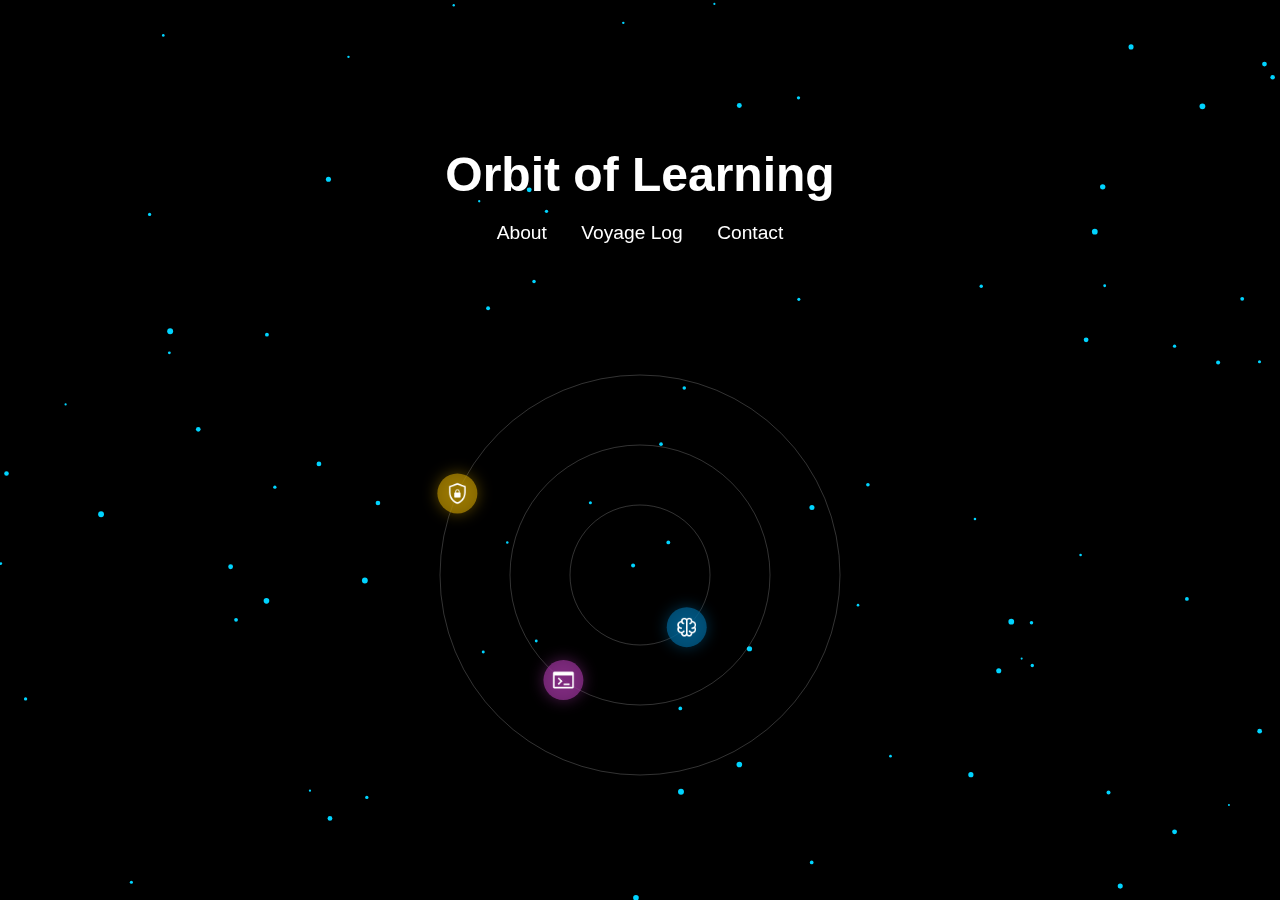
<file: index.html>
<!DOCTYPE html>
<html lang="ko">
<head>
  <meta charset="UTF-8">
  <title>Space Learner</title>
  <link rel="stylesheet" href="./css/landing.css">
</head>
<body>
  <canvas id="bg"></canvas>

  <div class="center-menu">
    <h1>Orbit of Learning</h1>
    <nav>
      <a href="/page/about.html">About</a>
      <a href="/page/voyage.html">Voyage Log</a>
      <a href="/page/crew.html">Contact</a>
    </nav>
  </div>

  <canvas id="orbitCanvas"></canvas>

  <script src="./js/landing.js"></script>
</body>
</html>
</file>
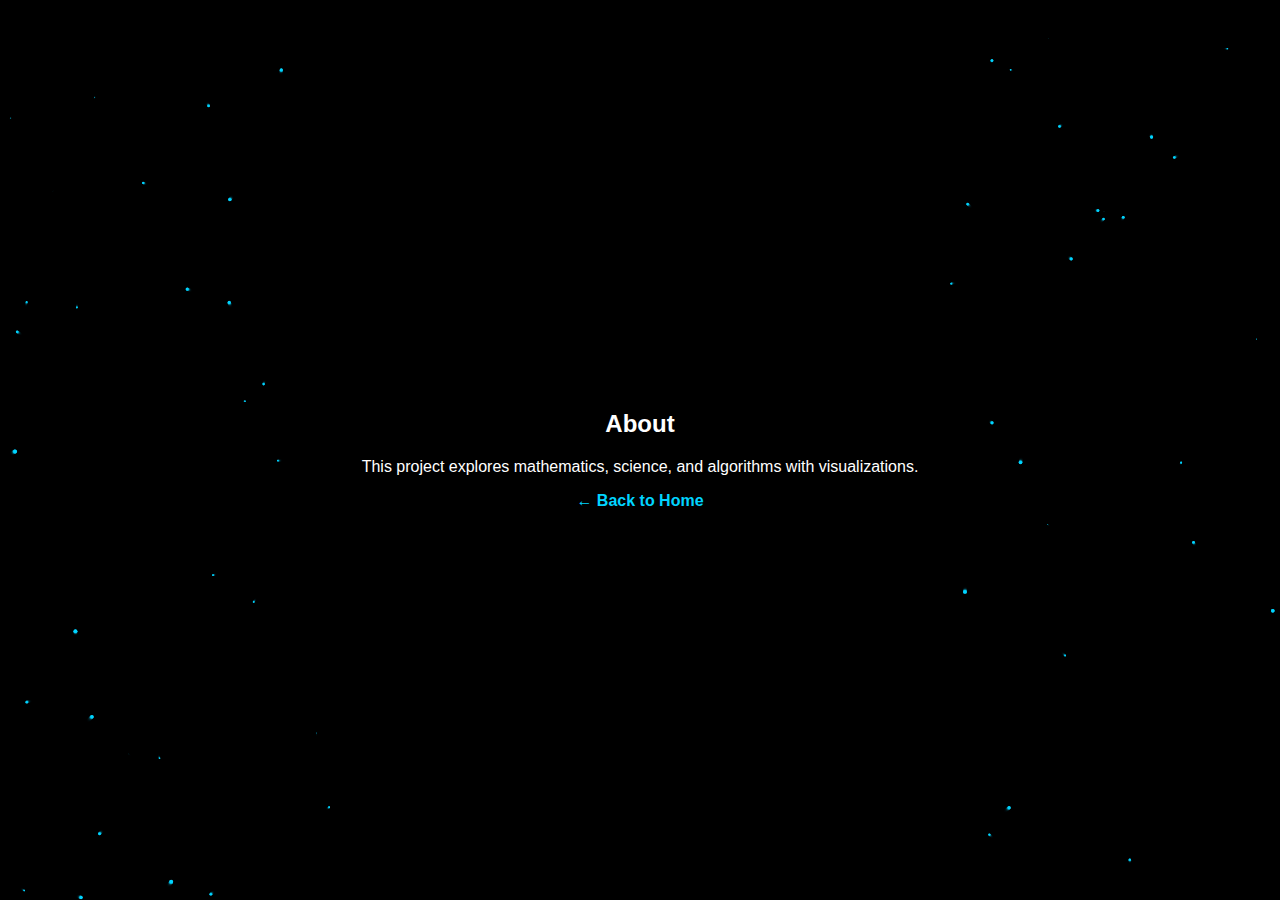
<file: about.html>
<!DOCTYPE html>
<html lang="en">
<head>
  <meta charset="UTF-8">
  <title>About</title>
  <link rel="stylesheet" href="./css/style.css">
</head>
<body>
  <canvas id="bg"></canvas>

  <div class="content">
    <h2>About</h2>
    <p>This project explores mathematics, science, and algorithms with visualizations.</p>
    <a href="index.html">← Back to Home</a>
  </div>

  <script src="./js/bg.js"></script>
</body>
</html>
</file>
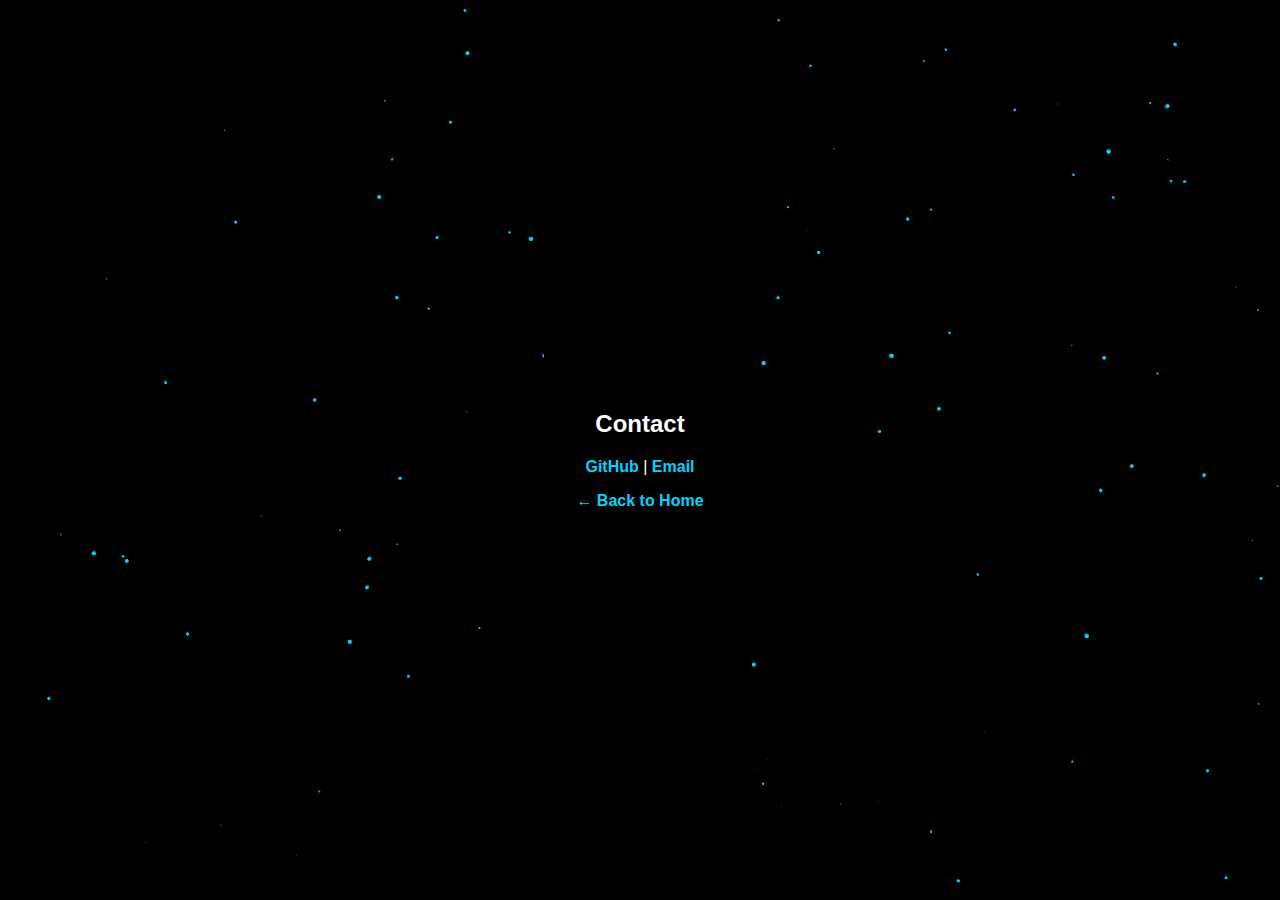
<file: contact.html>
<!DOCTYPE html>
<html lang="en">
<head>
  <meta charset="UTF-8">
  <title>Contact</title>
  <link rel="stylesheet" href="./css/style.css">
</head>
<body>
  <canvas id="bg"></canvas>

  <div class="content">
    <h2>Contact</h2>
    <p>
      <a href="https://github.com/yourname" target="_blank">GitHub</a> |
      <a href="mailto:you@example.com">Email</a>
    </p>
    <a href="index.html">← Back to Home</a>
  </div>

  <script src="./js/bg.js"></script>
</body>
</html>
</file>
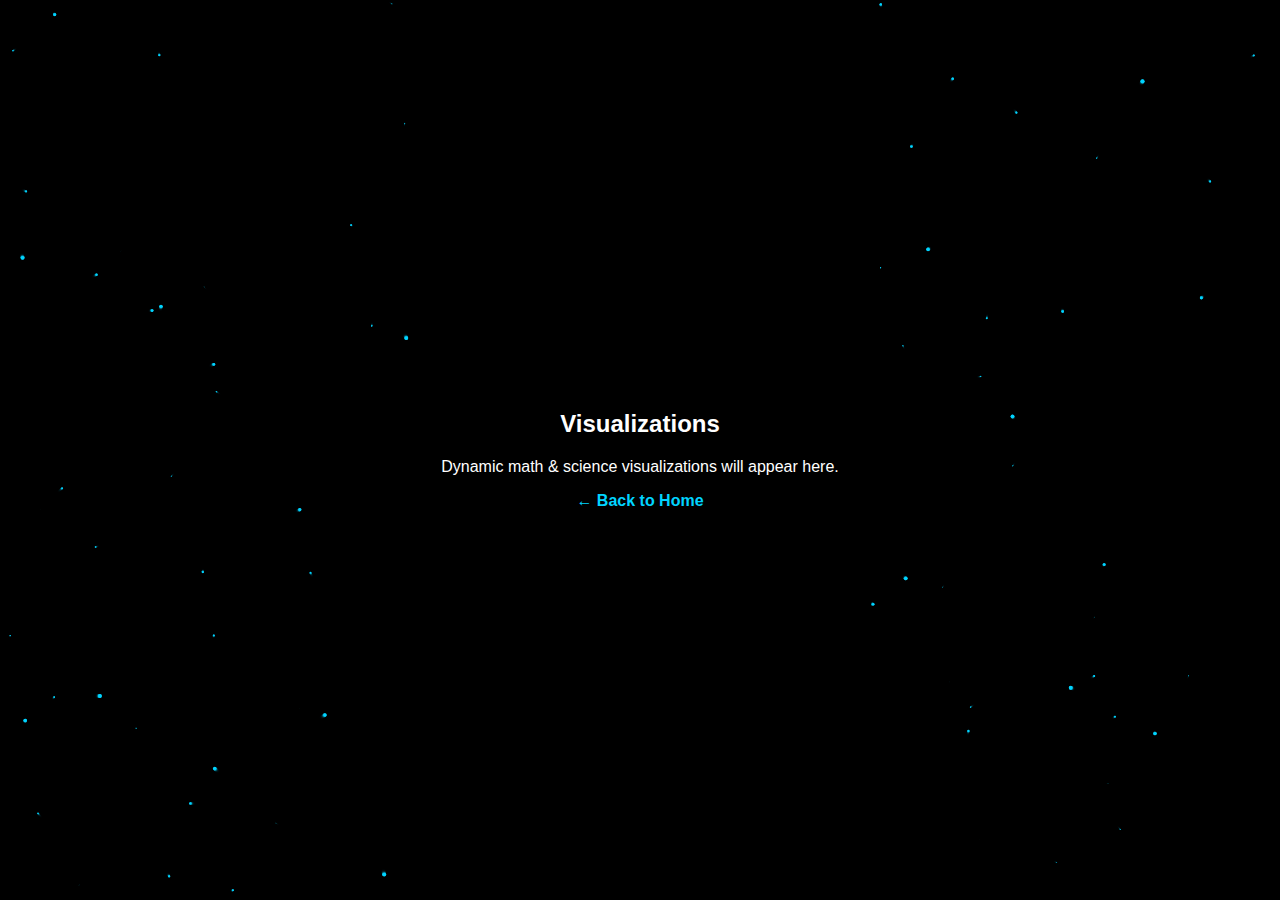
<file: cs_main.html>
<!DOCTYPE html>
<html lang="en">
<head>
  <meta charset="UTF-8">
  <title>Visualizations</title>
  <link rel="stylesheet" href="./css/style.css">
</head>
<body>
  <canvas id="bg"></canvas>

  <div class="content">
    <h2>Visualizations</h2>
    <p>Dynamic math & science visualizations will appear here.</p>
    <a href="index.html">← Back to Home</a>
  </div>

  <script src="./js/bg.js"></script>
</body>
</html>
</file>
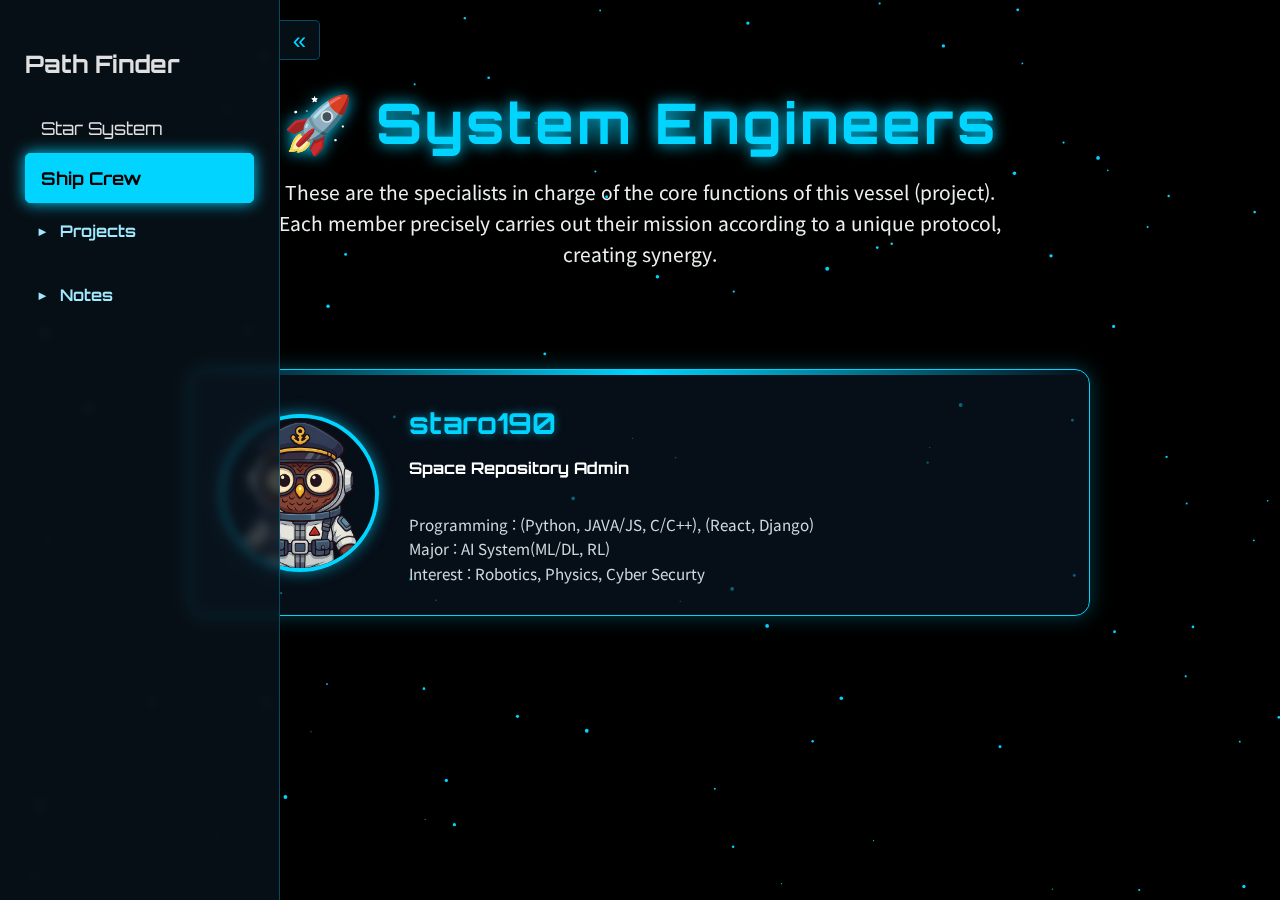
<file: page/crew.html>
<!DOCTYPE html>
<html lang="ko">
<head>
    <meta charset="UTF-8">
    <meta name="viewport" content="width=device-width, initial-scale=1.0">
    <title>crew</title>
    <link rel="stylesheet" href="../css/explorer.css">
    <link href="https://fonts.googleapis.com/css2?family=Orbitron:wght@400;700&family=Noto+Sans+KR:wght@300;400;700&display=swap" rel="stylesheet">
    <link rel="stylesheet" href="/css/crew.css">
</head>
<body>
    <div id="explorer-placeholder"></div>
    <canvas id="bg"></canvas>

    <header>
        <h1>🚀 System Engineers</h1>
        <p>These are the specialists in charge of the core functions of this vessel (project). </p>
        <p>Each member precisely carries out their mission according to a unique protocol, creating synergy.</p>
    </header>

    <main id="crew-container">
        </main>

    <script type="module" src="/js/crew.js" defer></script>
</body>
</html>
</file>
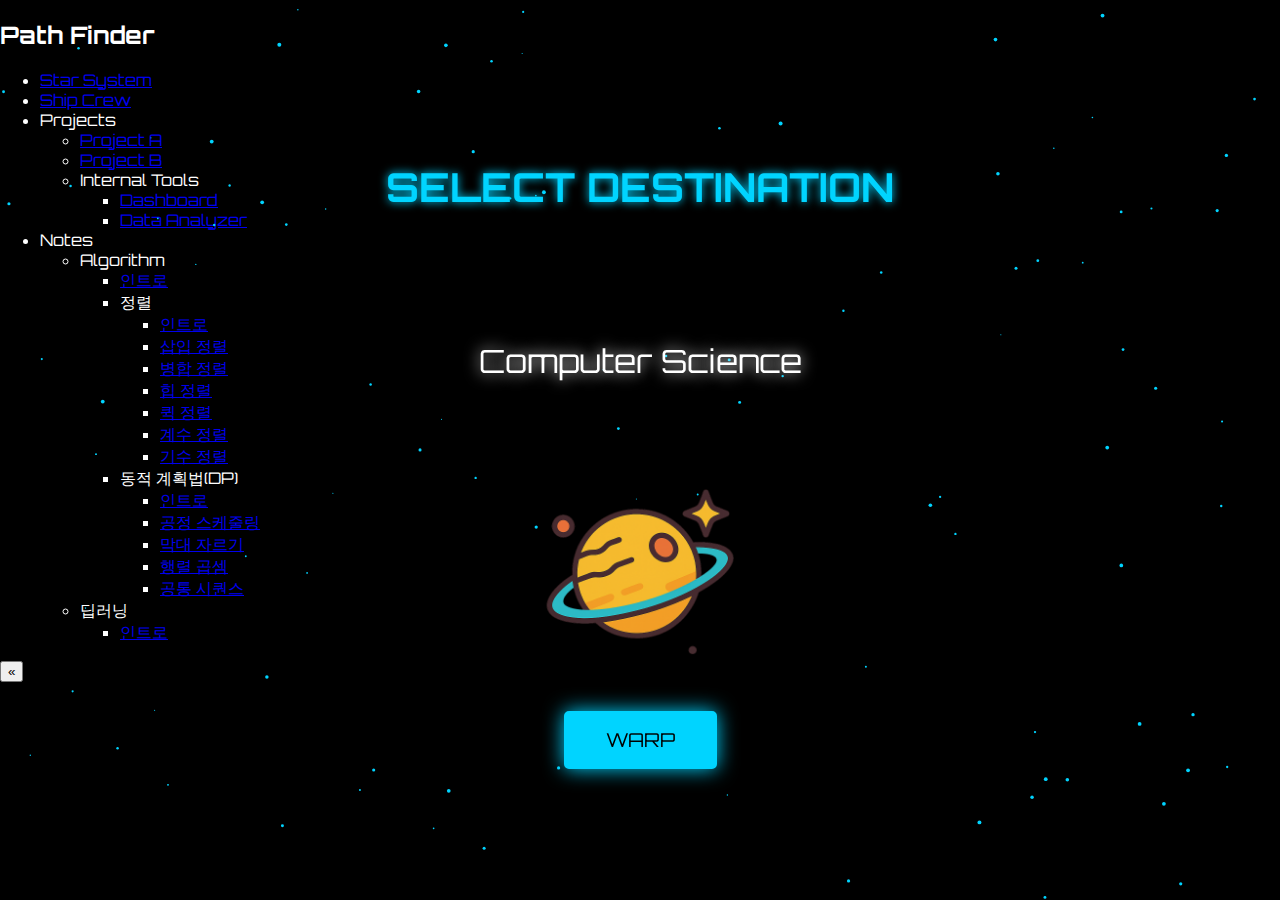
<file: page/voyage.html>
<!DOCTYPE html>
<html lang="ko">
<head>
    <meta charset="UTF-8">
    <title>Orbit of Learning - Destination</title>
    <link rel="preconnect" href="https://fonts.googleapis.com">
    <link rel="preconnect" href="https://fonts.gstatic.com" crossorigin>
    <link href="https://fonts.googleapis.com/css2?family=Orbitron:wght@400;700&display=swap" rel="stylesheet">
    
    <link rel="stylesheet" href="../css/voyage.css">
</head>
<body>
    <div id="explorer-placeholder"></div>

    <canvas id="bg"></canvas>

    <img id="planet-image" src="" alt="Selected Planet">

    <div class="hud-container">
        <h1>SELECT DESTINATION</h1>
        <div id="selected-planet-name"></div>
        <button id="warp-button">WARP</button>
    </div>

    <script type="module" src="../js/voyage.js"></script>
</body>
</html>
</file>
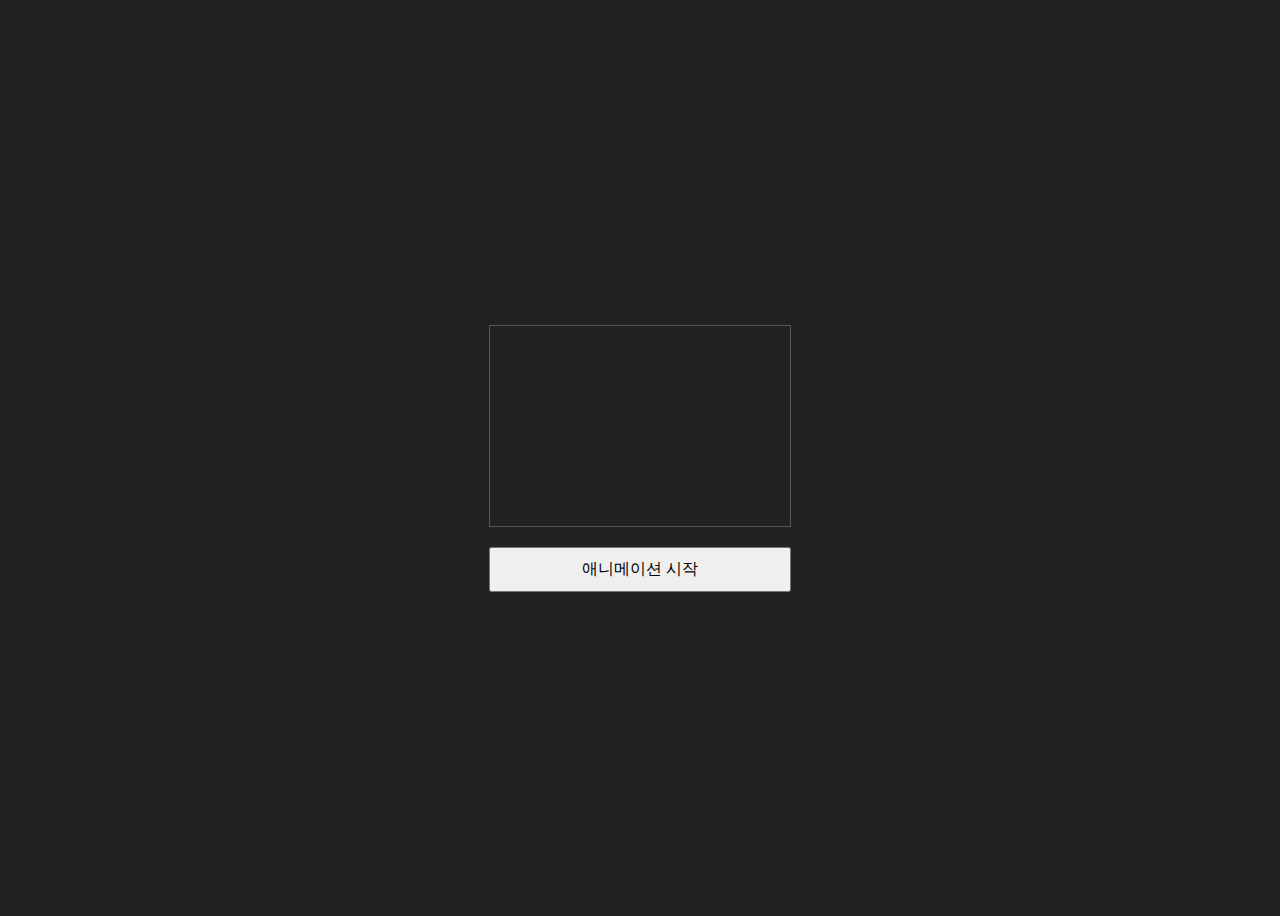
<file: blog/algorithm/test/check.html>
<!DOCTYPE html>
<html lang="ko">
<head>
    <meta charset="UTF-8">
    <title>SVG Animation Test</title>
    <style>
        body { background-color: #222; display: grid; place-content: center; height: 100vh; }
        svg { border: 1px solid #555; }
        button { margin-top: 20px; padding: 10px 20px; font-size: 16px; }

        /* 궤적 애니메이션을 위한 필수 CSS */
        .test-trail {
            stroke-width: 3px;
            stroke: #00aaff;
            fill: none;
            /* ★★★ 이 transition이 핵심입니다 ★★★ */
            transition: stroke-dashoffset 1s linear;
        }
    </style>
</head>
<body>

    <svg id="test-svg" width="300" height="200"></svg>
    <button id="test-btn">애니메이션 시작</button>

    <script>
        const svg = document.getElementById('test-svg');
        const btn = document.getElementById('test-btn');

        function testDraw() {
            // 기존 SVG 내용 초기화
            svg.innerHTML = '';

            // 1. SVG 경로(path) 요소 생성
            const trail = document.createElementNS('http://www.w3.org/2000/svg', 'path');
            trail.setAttribute('d', 'M 50 50 L 250 150'); // 대각선 경로
            trail.classList.add('test-trail');
            svg.appendChild(trail);

            // 2. 경로 길이 계산 및 보이지 않게 초기화
            const length = trail.getTotalLength();
            trail.style.strokeDasharray = length;
            trail.style.strokeDashoffset = length;

            // 3. 다음 프레임에 애니메이션 시작
            requestAnimationFrame(() => {
                trail.style.strokeDashoffset = 0;
            });
        }

        btn.addEventListener('click', testDraw);
    </script>
</body>
</html>
</file>
<file: css/landing.css>
body { 
    margin: 0; 
    overflow-x: hidden; 
    background: #000; 
    color: #fff; 
    font-family: sans-serif; 
}

.center-menu { 
    position: absolute; 
    top: 20%;
    left: 50%; 
    transform: translate(-50%, -50%); 
    text-align: center; 
    z-index: 10; 
}

.center-menu h1 { 
    font-size: 3em; 
    margin-bottom: 20px; 
}

.center-menu nav a { 
    margin: 0 15px; 
    color: #fff; 
    text-decoration: none; 
    font-size: 1.2em; 
}

canvas {
    display: block;
}

#bg {
    position: fixed;
    top: 0;
    left: 0;
    width: 100%;
    height: 100%;
    z-index: 0;
}

/* 궤도 캔버스는 JS에서 위치를 제어하므로 기본 스타일만 유지 */
#orbitCanvas {
    position: fixed;
    z-index: 5;
}
</file>
<file: css/style.css>
body, html {
  margin: 0;
  padding: 0;
  font-family: 'Segoe UI', sans-serif;
  background: black;
  color: white;
  text-align: center;
  min-height: 100vh;
  display: flex;
  justify-content: center;
  align-items: center;
}

canvas#bg {
  position: fixed;
  top: 0; left: 0; width: 100%; height: 100%;
  z-index: -1;
}

.center-menu {
  background: rgba(0,0,0,0.6);
  top: 30%;
  padding: 2rem;
  border-radius: 1rem;
}

.center-menu nav {
  margin-top: 1rem;
  display: flex;
  gap: 1.5rem;
  justify-content: center;
}

.center-menu a, .content a {
  color: #00d4ff;
  text-decoration: none;
  font-weight: bold;
}

.center-menu a:hover, .content a:hover {
  color: #fff;
}

.content {
  background: rgba(0,0,0,0.6);
  padding: 2rem;
  border-radius: 1rem;
  max-width: 600px;
  margin: auto;
}
</file>
<file: css/explorer.css>
html, body {
    height: 100%;
    margin: 0;
    padding: 0;
}

/* ===== ✨ 익스플로러 패널 스타일 (수정) ✨ ===== */

#explorer-panel {
    position: fixed;
    left: 0;
    top: 0;
    height: 100vh;
    width: 280px;
    background: rgba(10, 20, 30, 0.75);
    backdrop-filter: blur(5px);
    z-index: 30;
    box-sizing: border-box;
    border-right: 1px solid rgba(0, 212, 255, 0.3);
    pointer-events: all;
    color: #e0e0e0;
    transition: transform 0.4s ease-in-out;
    display: flex;
    flex-direction: column;
    padding: 0;
    overflow: hidden; 
}

#explorer-panel.collapsed {
    transform: translateX(-100%);
}

/* ✨ [새로운 스타일] 스크롤이 필요한 내부 컨텐츠 영역 
.explorer-content {
    flex-grow: 1;
    overflow-y: auto; 
    padding: 25px; 
}*/
.explorer-content {
    /* flex-grow: 1; */ /* ✨ JS가 높이를 제어하므로 이 속성은 더 이상 필요 없습니다. */
    overflow-y: auto;
    padding: 25px;
    
    /* ✨ [추가] JS가 max-height를 설정할 때 기준이 될 수 있도록 추가 */
    flex-shrink: 1;
    height: auto;
}
/* Webkit 기반 브라우저(크롬, 사파리, 엣지 등)용 스크롤바 스타일 */
.explorer-content::-webkit-scrollbar {
    width: 8px; /* 스크롤바 너비 */
}

.explorer-content::-webkit-scrollbar-track {
    background: rgba(0, 0, 0, 0.2); /* 스크롤바 배경 */
}

.explorer-content::-webkit-scrollbar-thumb {
    background-color: #00d4ff; /* 스크롤바 막대 색상 */
    border-radius: 10px; /* 둥근 모서리 */
    border: 2px solid transparent;
    background-clip: content-box;
}

.explorer-content::-webkit-scrollbar-thumb:hover {
    background-color: #4ef8ff; /* 마우스 호버 시 색상 */
}

/* ✨ 토글 버튼 스타일 (수정 최종본) */
#explorer-toggle {
    position: fixed;
    top: 20px;
    left: 280px; 
    width: 40px;
    height: 40px;
    background: rgba(10, 20, 30, 0.75);
    border: 1px solid rgba(0, 212, 255, 0.3);
    border-left: none;
    color: #00d4ff;
    cursor: pointer;
    font-size: 1.5em;
    padding: 0;
    line-height: 40px;
    text-align: center;
    border-radius: 0 5px 5px 0;
    backdrop-filter: blur(5px);
    /* 🚨 z-index를 패널(30)보다 높은 값으로 수정 */
    z-index: 31; 
    transition: left 0.4s ease-in-out;
}

#explorer-panel.collapsed {
    transform: translateX(-100%);
}

#explorer-toggle.collapsed {
    left: 0;
}

/* 새로 추가된 span 태그에 대한 스타일 */
#explorer-toggle span {
    display: inline-block; /* transform을 적용하기 위해 필요 */
    transition: transform 0.1s ease-in-out; /* 애니메이션을 span으로 이동 */
}

/* 접혔을 때 span(문자)만 뒤집도록 변경 */
#explorer-toggle.collapsed span {
    transform: scaleX(-1);
}

/* ✨ 트리 구조 스타일 */
#planet-list ul {
    list-style: none;
    padding-left: 20px; /* 하위 메뉴 들여쓰기 */
    margin-top: 10px;
}

#planet-list .category {
    font-weight: bold;
    color: #88ddff;
    display: block;
    margin-top: 20px;
    font-size: 1.2em;
}

#planet-list {
    list-style: none;
    padding: 0;
    margin: 0;
}

#planet-list li a {
    color: #e0e0e0;
    text-decoration: none;
    font-size: 1.1em;
    display: block;
    padding: 10px 15px;
    border-radius: 5px;
    transition: all 0.2s ease;
    border: 1px solid transparent;
}

#planet-list li a:hover {
    background: rgba(0, 212, 255, 0.2);
    color: #fff;
    border-color: rgba(0, 212, 255, 0.5);
}

#planet-list li a.active {
    background: #00d4ff;
    color: #000;
    font-weight: bold;
    box-shadow: 0 0 15px #00d4ff;
    border-color: #00d4ff;
}

/* ============================================= */
/* ✨ 개선된 트리 스타일 및 애니메이션 ✨ */
/* ============================================= */

/* 1. 카테고리(중분류) 제목 스타일 */
.tree li > span {
    display: flex;
    align-items: center;
    padding: 12px 10px; /* 충분한 여백 확보 */
    margin: 4px 0; /* 카테고리 간 간격 */
    font-weight: 600; /* 살짝 굵게 */
    color: #a0e9ff; /* 부드러운 하늘색 */
    border-radius: 6px; /* 부드러운 모서리 */
    cursor: pointer;
    user-select: none;
    transition: background-color 0.2s ease, color 0.2s ease; /* 부드러운 전환 효과 */
}

/* 카테고리 제목에 마우스를 올렸을 때 효과 */
.tree li > span:hover {
    background-color: rgba(0, 212, 255, 0.15); /* 은은한 배경색 */
    color: #ffffff; /* 더 밝은 텍스트 색상 */
}


/* 2. 카테고리 아이콘(화살표) 스타일 */
.tree li > span::before {
    content: '▼';
    margin-right: 12px;
    font-size: 0.8em;
    transition: transform 0.3s ease-in-out; /* 아이콘 회전 애니메이션 */
}

/* 닫힌 상태(.collapsed)일 때 아이콘 회전 */
.tree li.collapsed > span::before {
    transform: rotate(-90deg);
}


/* 3. 하위 메뉴(ul) 스타일 및 애니메이션 */
.tree li > ul {
    list-style: none;
    padding-left: 24px; /* 들여쓰기 증가 */
    margin: 0;
    overflow: hidden; /* [핵심] 이 속성이 없으면 애니메이션이 어색해집니다 */

    /* [애니메이션] 열릴 때의 최종 상태 */
    max-height: 500px; /* 메뉴가 열렸을 때의 최대 높이 (내용물보다 충분히 크게) */
    opacity: 1;
    transition: 
        max-height 0.4s cubic-bezier(0.25, 1, 0.5, 1), /* 펼쳐지는 애니메이션 */
        opacity 0.3s ease-in-out; /* 나타나는 애니메이션 */
}

/* [애니메이션] 닫혔을 때의 상태 */
.tree li.collapsed > ul {
    max-height: 0; /* 높이를 0으로 만들어 슬라이드 업 효과 */
    opacity: 0;
    margin-top: 0;
}


/* 4. 하위 메뉴의 각 링크(a) 아이템 스타일 */
.tree li ul a {
    padding: 10px 15px;
    padding-left: 10px;
    font-size: 1em; /* 카테고리보다 작은 폰트 */
    color: #d0d0d0;
}

.tree li ul a:hover {
    color: #ffffff;
    background: rgba(0, 212, 255, 0.1); /* 카테고리 호버보다 약하게 */
}

/* 현재 활성화된 페이지 링크 스타일 */
.tree li a.active {
    color: #000;
    background: #00d4ff;
    font-weight: bold;
    box-shadow: 0 0 15px #00d4ff;
}
</file>
<file: css/crew.css>
/* 기본 스타일 및 폰트 설정 (새 테마 적용) */
body {
    font-family: 'Orbitron', sans-serif;
    margin: 0;
    padding: 0;
    background: #000;
    color: #ecf0f1;
    line-height: 1.6;
    min-height: 100vh;
    display: flex;
    flex-direction: column;
    align-items: center;
    justify-content: flex-start;
    overflow-y: auto; /* 세로 스크롤 활성화 */
    overflow-x: hidden; /* 가로 스크롤 방지 */
}

/* JS 기반 배경 별 캔버스 스타일 */
#bg {
    position: fixed;
    top: 0;
    left: 0;
    width: 100%;
    height: 100%;
    z-index: 1;
}

/* 헤더 스타일 */
header {
    text-align: center;
    padding: 40px 20px;
    width: 100%;
    margin-bottom: 40px;
    box-sizing: border-box;
    position: relative;
    z-index: 10;
}

header h1 {
    font-family: 'Orbitron', sans-serif;
    font-size: 3.5em;
    color: #00d4ff;
    text-shadow: 0 0 15px #00d4ff;
    letter-spacing: 3px;
    margin-bottom: 10px;
}

header p {
    font-size: 1.2em;
    color: #ecf0f1;
    max-width: 800px;
    margin: 0 auto;
    font-family: 'Noto Sans KR', sans-serif;
}

/* 크루 컨테이너 (단일 열로 변경) */
#crew-container {
    display: grid;
    grid-template-columns: 1fr; /* 한 줄에 하나씩 */
    gap: 30px; /* 카드 간 간격 */
    padding: 20px;
    max-width: 900px; /* ID 카드의 최대 너비 제한 */
    width: 100%;
    margin-bottom: 50px;
    position: relative;
    z-index: 10;
}

/* 크루원 카드 (가로 ID 카드 스타일로 변경) */
.crew-member-card {
    display: flex; /* 가로 정렬을 위해 Flex 사용 */
    align-items: center; /* 세로 중앙 정렬 */
    gap: 30px; /* 이미지와 텍스트 사이 간격 */
    background: rgba(10, 25, 40, 0.6);
    border-radius: 15px;
    padding: 30px;
    box-shadow: 0 0 20px rgba(0, 212, 255, 0.3);
    border: 1px solid #00d4ff;
    transition: transform 0.3s ease, box-shadow 0.3s ease;
    position: relative;
    overflow: hidden;
    text-align: left; /* 텍스트 왼쪽 정렬 */
    text-decoration: none; /* 링크 밑줄 제거 */
    color: #ecf0f1; /* 링크 텍스트 색상 상속 */
}

.crew-member-card:hover {
    transform: translateY(-10px) scale(1.02);
    box-shadow: 0 0 30px #00d4ff, 0 0 40px rgba(255, 255, 255, 0.5);
}

.crew-member-card::before {
    content: '';
    position: absolute;
    top: 0;
    left: 0;
    width: 100%;
    height: 5px;
    background: linear-gradient(90deg, transparent, #00d4ff, transparent);
    animation: card-glow 3s infinite linear;
}

@keyframes card-glow {
    0% { transform: translateX(-100%); }
    100% { transform: translateX(100%); }
}

/* 카드 내부 이미지 */
.crew-member-card img {
    width: 150px;
    height: 150px;
    border-radius: 50%;
    object-fit: cover;
    border: 4px solid #00d4ff;
    margin-bottom: 0; /* 기존 margin 제거 */
    box-shadow: 0 0 15px rgba(0, 212, 255, 0.6);
    transition: border-color 0.3s ease, box-shadow 0.3s ease;
}

.crew-member-card:hover img {
    border-color: #fff;
    box-shadow: 0 0 25px rgba(255, 255, 255, 0.8);
}

/* 카드 내부 텍스트 정보 래퍼 (신규 추가) */
.crew-info {
    display: flex;
    flex-direction: column;
    flex: 1; /* 남은 공간을 모두 차지 */
}

.crew-info h2 {
    font-family: 'Orbitron', sans-serif;
    font-size: 1.8em;
    color: #00d4ff;
    margin-top: 0; /* 상단 margin 제거 */
    margin-bottom: 10px;
    text-shadow: 0 0 8px rgba(0, 212, 255, 0.5);
}

.crew-info p {
    font-size: 1.1em;
    color: #b3e5fc;
    margin-bottom: 8px;
}

.crew-info .role {
    font-weight: 700;
    color: #fff;
    margin-bottom: 15px;
    display: block;
}

.crew-info .description {
    font-family: 'Noto Sans KR', sans-serif;
    font-size: 0.95em;
    color: #cfd8dc;
    margin-top: 15px;
    margin-bottom: 0;
}

/* 푸터 스타일 */
footer {
    margin-top: auto;
    padding: 20px;
    text-align: center;
    color: rgba(255, 255, 255, 0.6);
    width: 100%;
    box-sizing: border-box;
    font-size: 0.9em;
    position: relative;
    z-index: 10;
}

/* 반응형 디자인 */
@media (max-width: 768px) {
    header h1 {
        font-size: 2.5em;
    }
    header p {
        font-size: 1em;
    }
    #crew-container {
        padding: 15px;
    }
    /* 모바일에서는 다시 세로형 카드로 변경 (선택 사항) */
    .crew-member-card {
        flex-direction: column; /* 세로 정렬 */
        text-align: center; /* 다시 중앙 정렬 */
        padding: 25px;
        gap: 15px;
    }
    .crew-info {
        text-align: center;
    }
    .crew-member-card img {
        width: 120px;
        height: 120px;
        margin-bottom: 10px; /* 모바일에선 다시 margin 추가 */
    }
    .crew-member-card h2 {
        font-size: 1.5em;
    }
}

/* 홀로그램 플레이스홀더 스타일 */
.placeholder-hologram img {
    width: 150px;
    height: 150px;
    border-radius: 50%;
    object-fit: cover;
    border: 4px dashed #00d4ff;
    margin-bottom: 0; /* margin 제거 */
    box-shadow: 0 0 15px rgba(0, 212, 255, 0.4);
    opacity: 0.7;
    animation: hologram-pulse 2s infinite;
}
/* 모바일용 홀로그램 스타일 */
@media (max-width: 768px) {
    .placeholder-hologram img {
        width: 120px;
        height: 120px;
        margin-bottom: 10px;
    }
}

@keyframes hologram-pulse {
    0% { opacity: 0.7; box-shadow: 0 0 15px rgba(0, 212, 255, 0.4); }
    50% { opacity: 1.0; box-shadow: 0 0 25px rgba(0, 212, 255, 0.8); }
    100% { opacity: 0.7; box-shadow: 0 0 15px rgba(0, 212, 255, 0.4); }
}
</file>
<file: css/voyage.css>
body {
    margin: 0;
    overflow: hidden;
    background: #000;
    color: #fff;
    font-family: 'Orbitron', sans-serif;
}

#bg {
    position: fixed;
    top: 0;
    left: 0;
    width: 100%;
    height: 100%;
    z-index: 1;
}

#planet-image {
    position: fixed;
    top: 50%;
    left: 50%;
    transform: translate(-50%, 0%);
    width: 250px;
    height: 250px;
    object-fit: contain;
    z-index: 10;
    transition: opacity 0.3s ease-in-out;
}

.hud-container {
    position: fixed;
    top: 0;
    left: 0;
    width: 100%;
    height: 100%;
    display: flex;
    flex-direction: column;
    justify-content: center;
    align-items: center;
    text-align: center;
    z-index: 20;
    pointer-events: none;
}

.hud-container h1 {
    font-size: 2.5em;
    margin-bottom: 20px;
    color: #00d4ff;
    text-shadow: 0 0 10px #00d4ff;
    position: absolute;
    top: 15%;
}

#selected-planet-name {
    font-size: 2em;
    height: 60px;
    line-height: 60px;
    color: #fff;
    text-shadow: 0 0 15px #fff;
    margin-top: 200px;
}

#warp-button {
    pointer-events: all;
    margin-top: 320px;
    padding: 15px 40px;
    font-family: 'Orbitron', sans-serif;
    font-size: 1.2em;
    color: #000;
    background: #00d4ff;
    border: 2px solid #00d4ff;
    border-radius: 5px;
    cursor: pointer;
    transition: all 0.3s ease;
    box-shadow: 0 0 20px #00d4ff;
}

#warp-button:hover {
    background: #fff;
    color: #00d4ff;
    box-shadow: 0 0 30px #fff;
}
</file>
